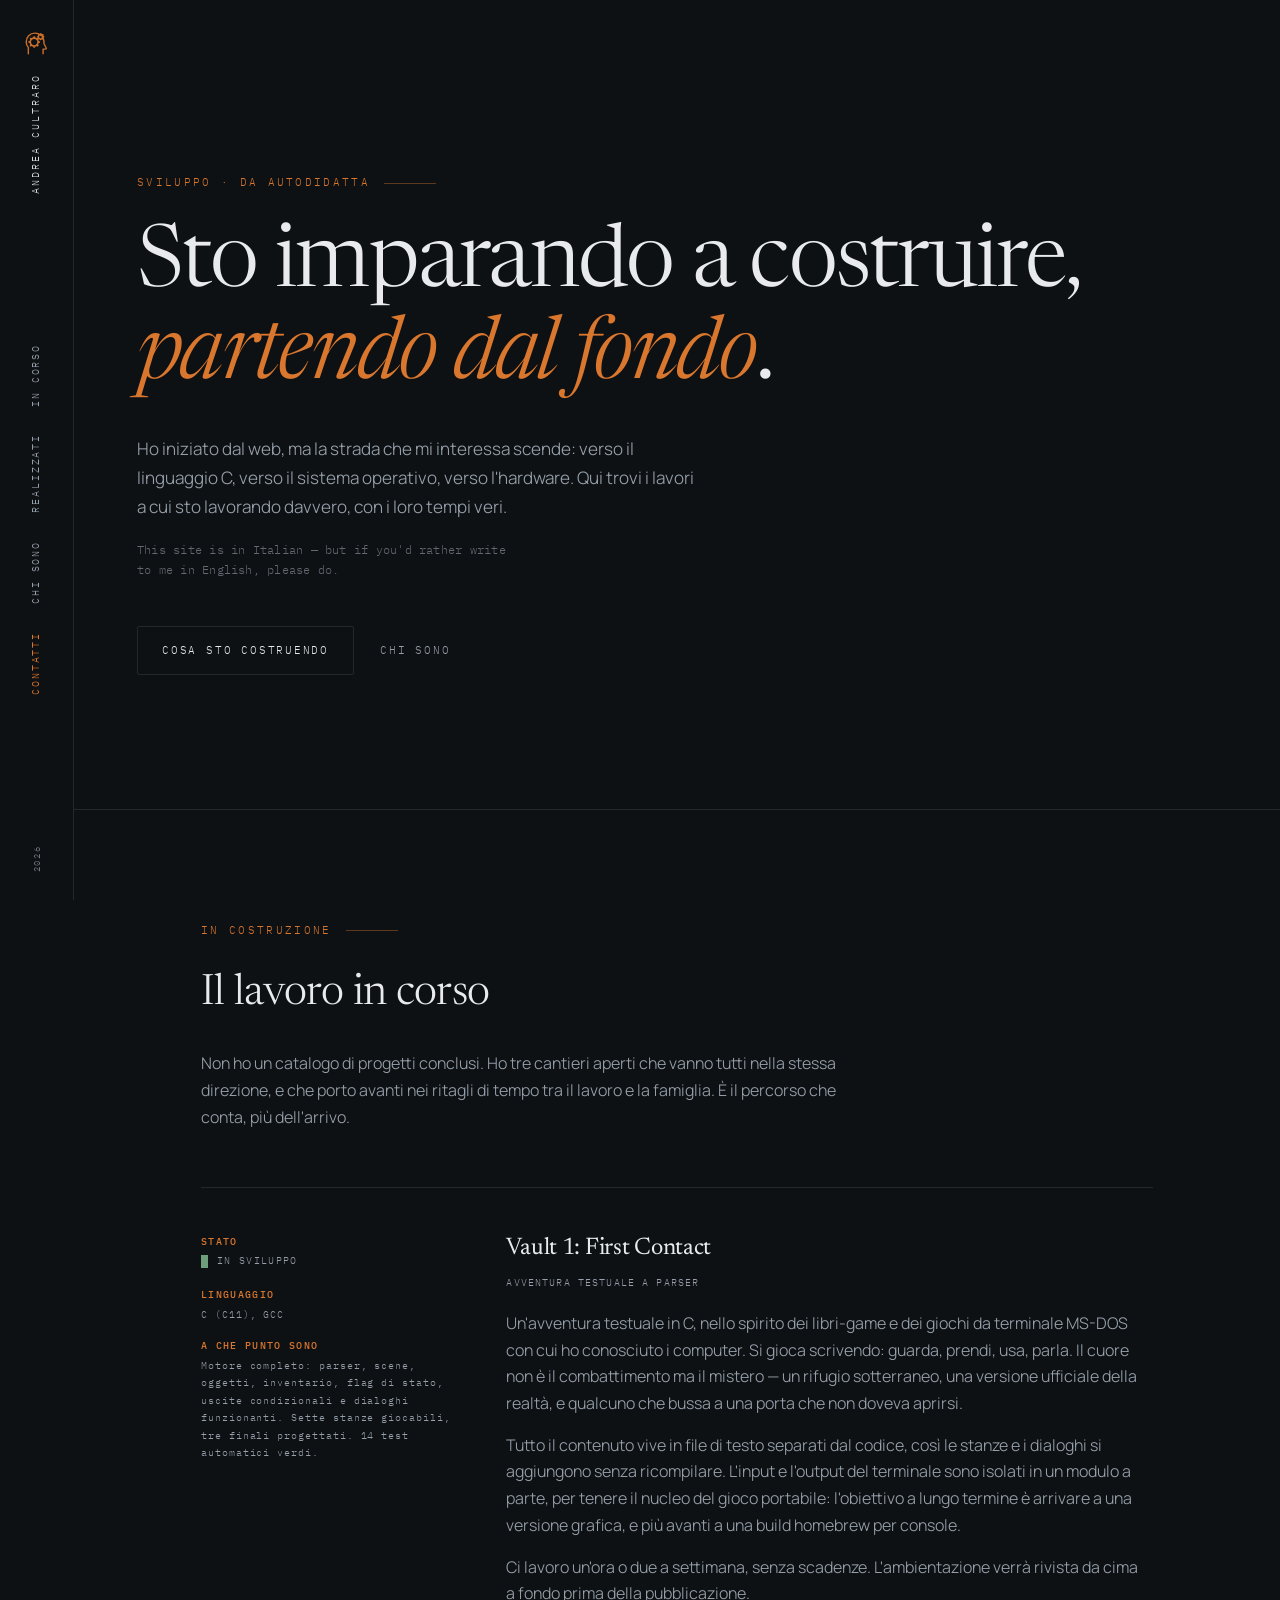
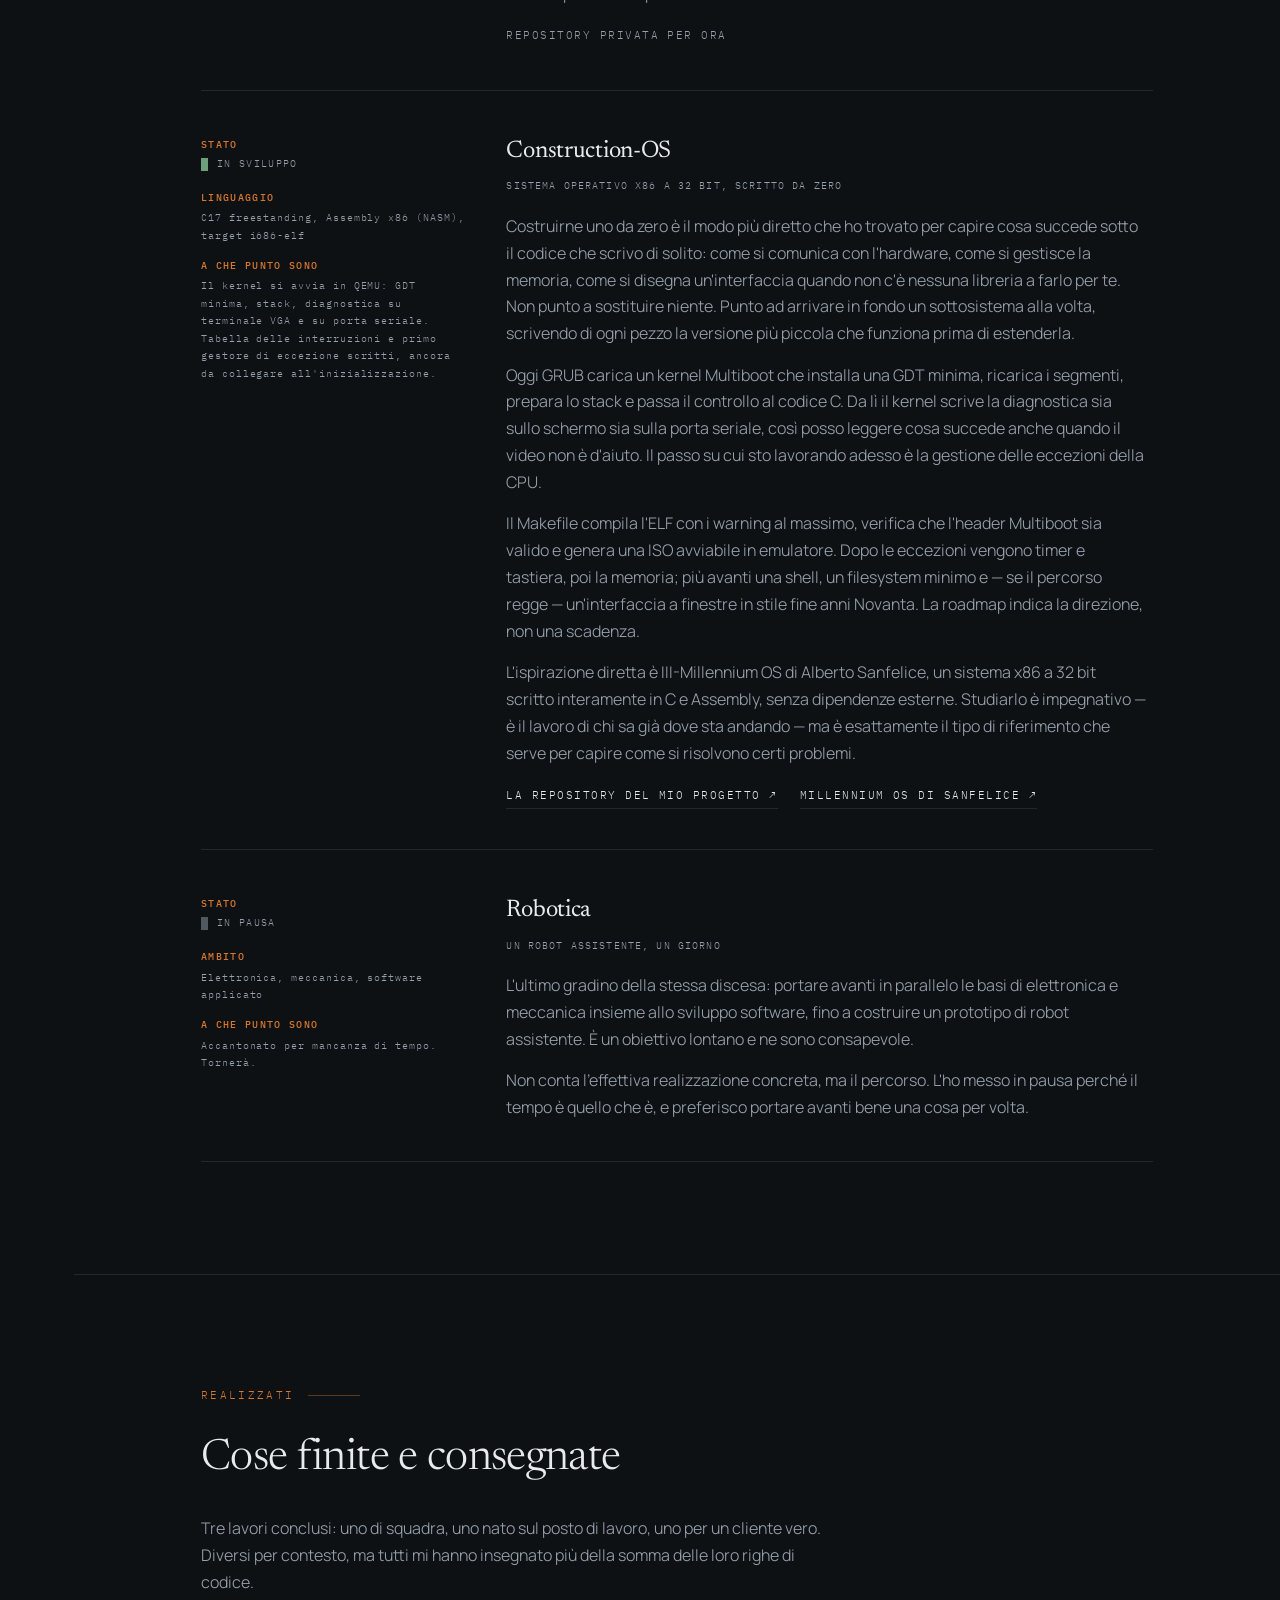
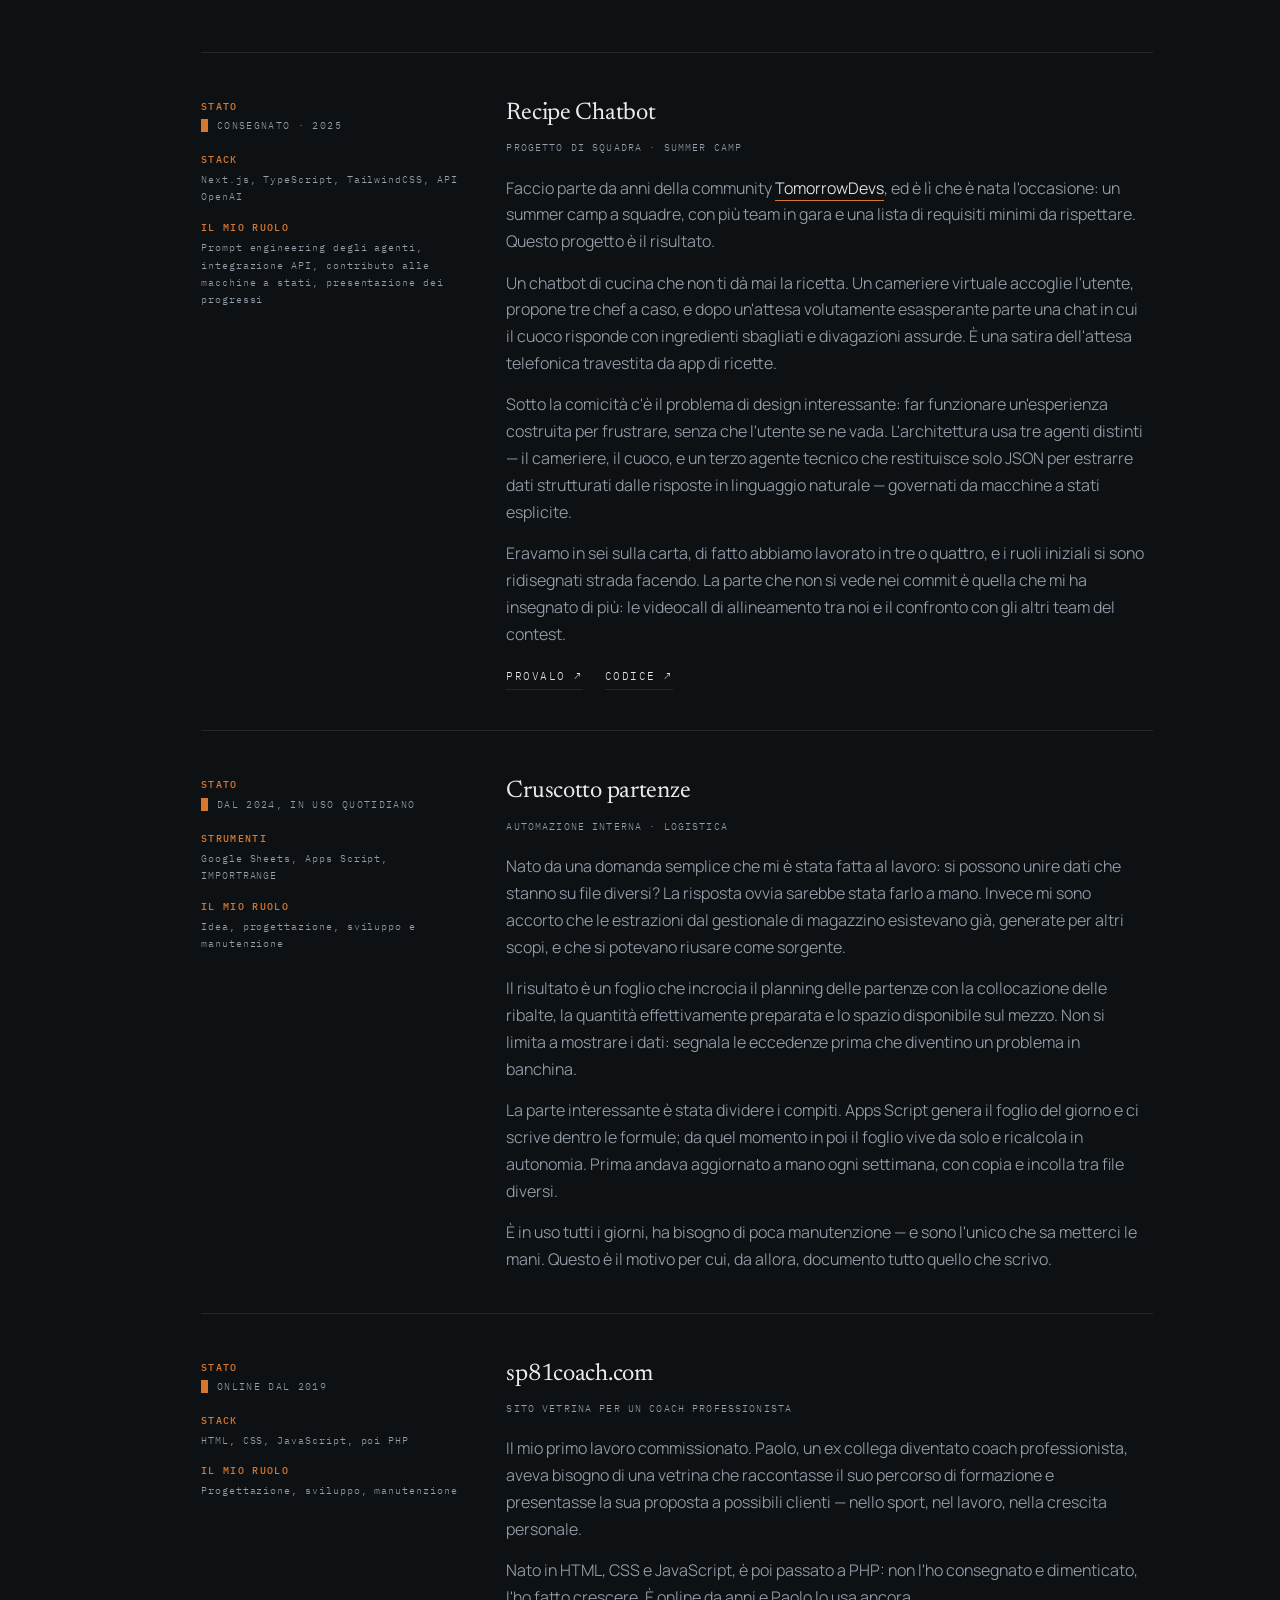
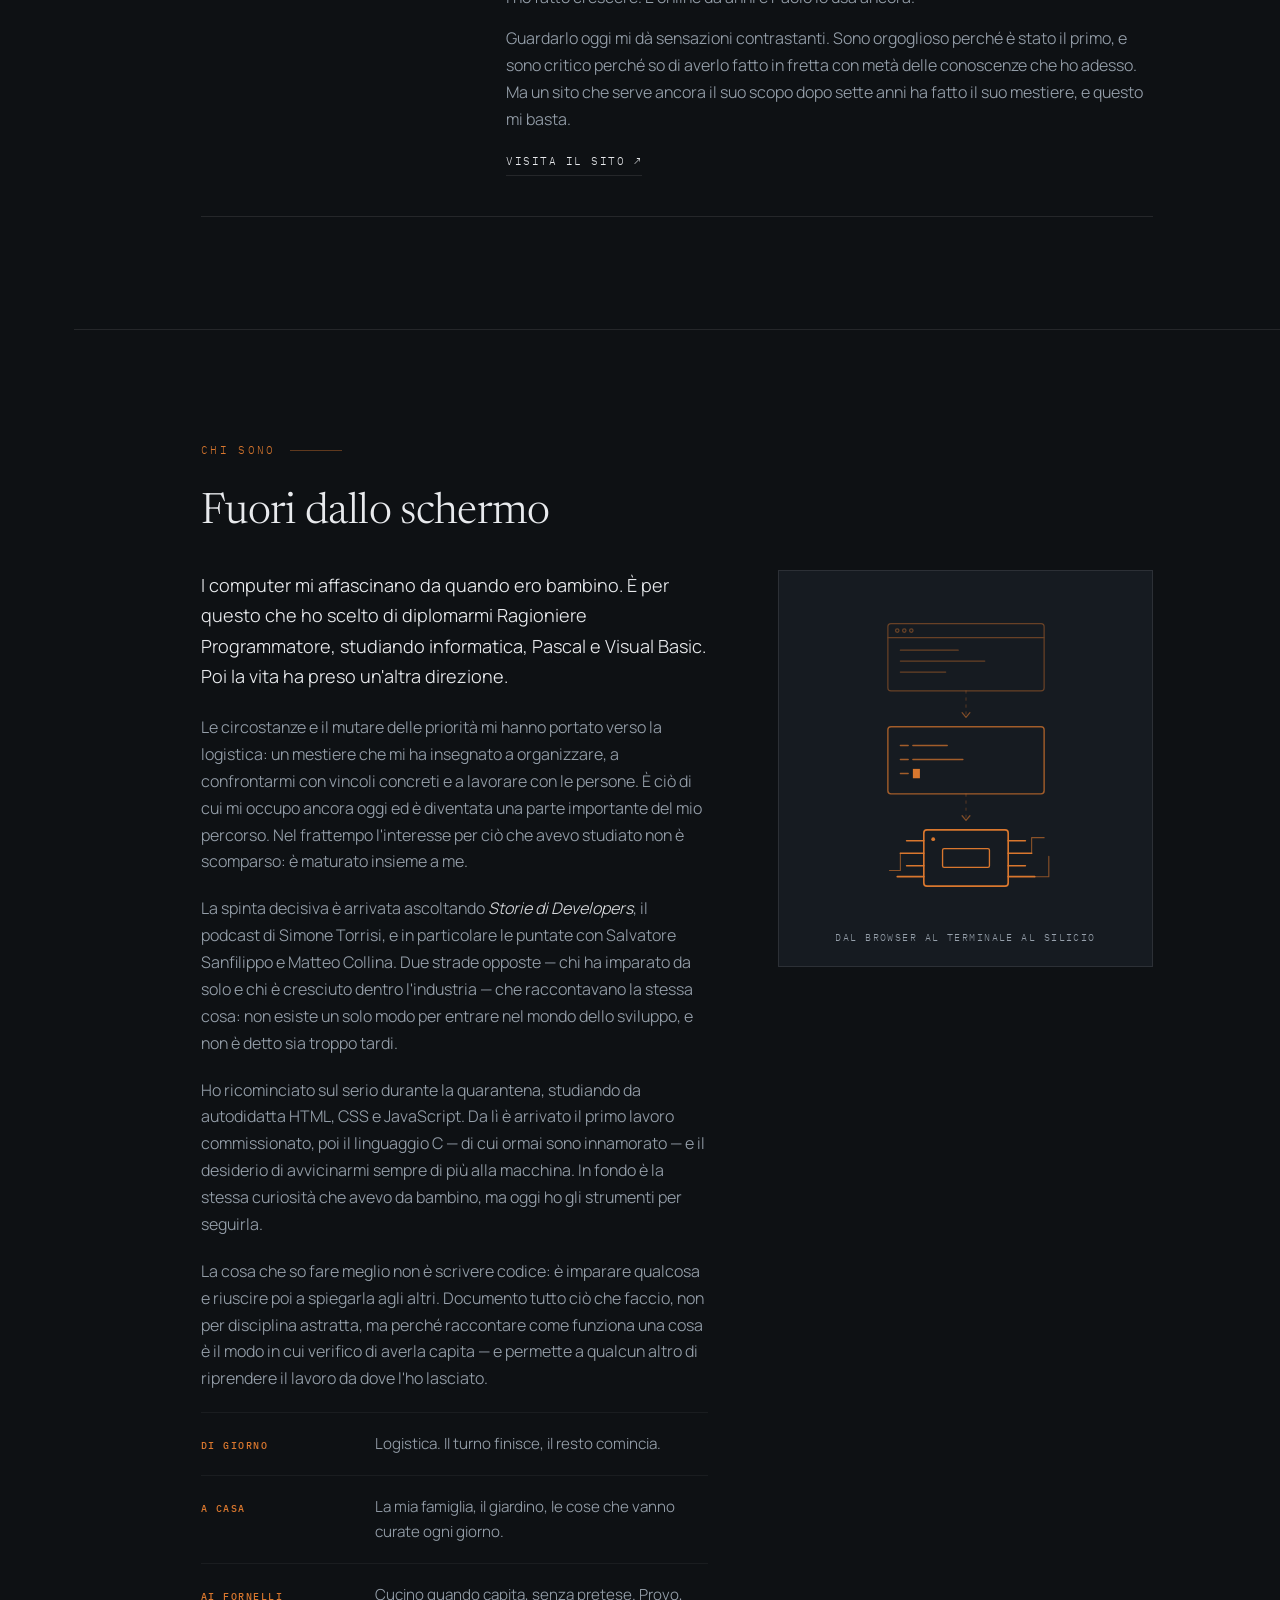
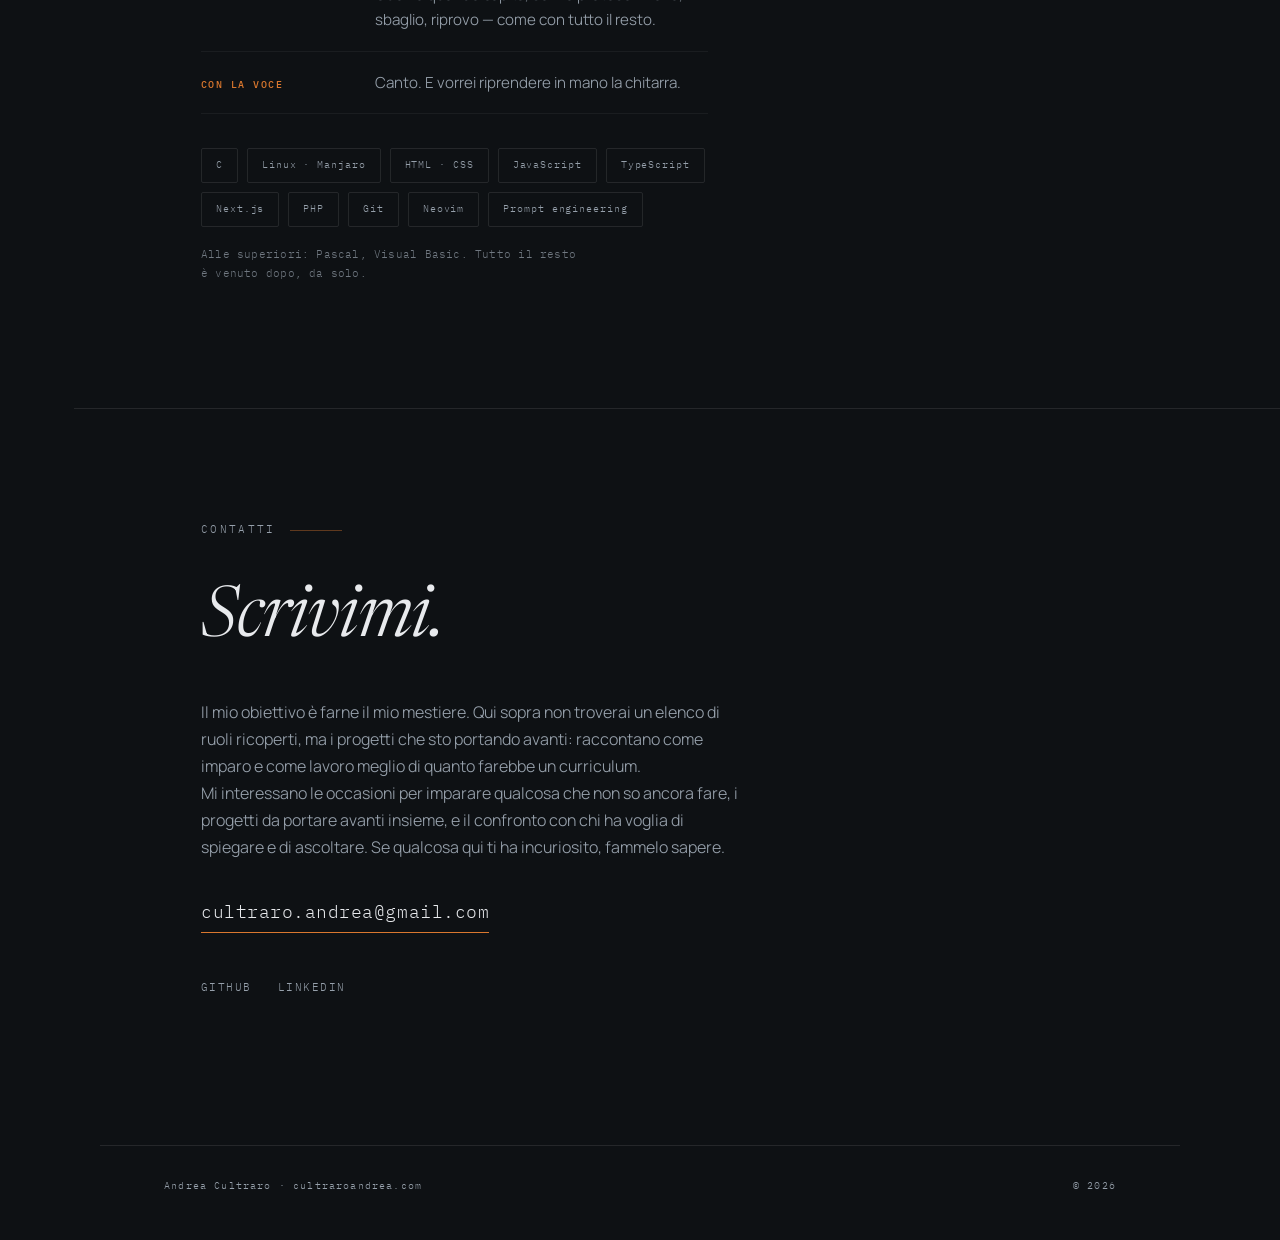
<file: index.html>
<!DOCTYPE html>
<html lang="it">
<head>
<meta charset="UTF-8">
<meta name="viewport" content="width=device-width, initial-scale=1.0">
<title>Andrea Cultraro — Imparare a costruire</title>
<meta name="description" content="Andrea Cultraro: sviluppo da autodidatta, dal web verso l'hardware. Progetti in C, sistemi, e il percorso per arrivarci.">
<link rel="icon" href="assets/favicon.svg" type="image/svg+xml">
<link rel="preconnect" href="https://fonts.googleapis.com">
<link rel="preconnect" href="https://fonts.gstatic.com" crossorigin>
<link href="https://fonts.googleapis.com/css2?family=Newsreader:ital,opsz,wght@0,6..72,300..600;1,6..72,300..600&family=Manrope:wght@300..700&family=IBM+Plex+Mono:wght@400;500&display=swap" rel="stylesheet">
<link rel="stylesheet" href="assets/style.css">
</head>
<body>

<aside class="spine">
  <a class="brand" href="#top" aria-label="Andrea Cultraro — torna all'inizio">
    <svg viewBox="0 0 64 64" width="30" height="30" aria-hidden="true">
      <g stroke="currentColor" stroke-width="3" stroke-linecap="round" stroke-linejoin="round" fill="none">
        <path d="M45 55 V45 h5 a1.8 1.8 0 0 0 1.5-2.8 L47 33.5 C48 21.5 39.5 11 27.5 11 16.5 11 9 19.5 9 30 c0 5.5 2 9 4.5 11.5 V55"/>
      </g>
      <g fill="currentColor">
        <g transform="translate(26,30)">
          <rect x="-2.1" y="-12.2" width="4.2" height="4.6" rx="1"/>
          <rect x="-2.1" y="7.6" width="4.2" height="4.6" rx="1"/>
          <rect x="-12.2" y="-2.1" width="4.6" height="4.2" rx="1"/>
          <rect x="7.6" y="-2.1" width="4.6" height="4.2" rx="1"/>
          <g transform="rotate(45)">
            <rect x="-2.1" y="-12.2" width="4.2" height="4.6" rx="1"/>
            <rect x="-2.1" y="7.6" width="4.2" height="4.6" rx="1"/>
            <rect x="-12.2" y="-2.1" width="4.6" height="4.2" rx="1"/>
            <rect x="7.6" y="-2.1" width="4.6" height="4.2" rx="1"/>
          </g>
          <circle r="8.4" fill="none" stroke="currentColor" stroke-width="3.4"/>
          <circle r="2.6" fill="var(--bg)"/>
        </g>
        <g transform="translate(40,18.5)">
          <rect x="-1.5" y="-7.6" width="3" height="3.2" rx=".8"/>
          <rect x="-1.5" y="4.4" width="3" height="3.2" rx=".8"/>
          <rect x="-7.6" y="-1.5" width="3.2" height="3" rx=".8"/>
          <rect x="4.4" y="-1.5" width="3.2" height="3" rx=".8"/>
          <g transform="rotate(45)">
            <rect x="-1.5" y="-7.6" width="3" height="3.2" rx=".8"/>
            <rect x="-1.5" y="4.4" width="3" height="3.2" rx=".8"/>
            <rect x="-7.6" y="-1.5" width="3.2" height="3" rx=".8"/>
            <rect x="4.4" y="-1.5" width="3.2" height="3" rx=".8"/>
          </g>
          <circle r="5" fill="none" stroke="currentColor" stroke-width="3"/>
          <circle r="1.5" fill="var(--bg)"/>
        </g>
      </g>
    </svg>
    <span class="wordmark">Andrea Cultraro</span>
  </a>
  <nav aria-label="Navigazione principale">
    <a href="#in-corso">In corso</a>
    <a href="#realizzati">Realizzati</a>
    <a href="#chi-sono">Chi sono</a>
    <a href="#contatti">Contatti</a>
  </nav>
  <span class="place">2026</span>
</aside>

<main id="top">

  <!-- ============ HERO ============ -->
  <header class="hero">
    <div class="wrap hero-inner">
      <p class="eyebrow">Sviluppo · Da autodidatta</p>
      <h1>Sto imparando a costruire, <em>partendo dal fondo</em>.</h1>
      <p class="lede">Ho iniziato dal web, ma la strada che mi interessa scende: verso il linguaggio C, verso il sistema operativo, verso l'hardware. Qui trovi i lavori a cui sto lavorando davvero, con i loro tempi veri.</p>
      <p class="lede-en">This site is in Italian — but if you'd rather write to me in English, please do.</p>
      <div class="actions">
        <a class="btn" href="#in-corso">Cosa sto costruendo</a>
        <a class="btn ghost" href="#chi-sono">Chi sono</a>
      </div>
    </div>
  </header>

  <!-- ============ IN COSTRUZIONE ============ -->
  <section id="in-corso">
    <div class="wrap">
      <div class="section-head reveal">
        <p class="eyebrow">In costruzione</p>
        <h2>Il lavoro in corso</h2>
      </div>
      <p class="section-intro reveal">Non ho un catalogo di progetti conclusi. Ho tre cantieri aperti che vanno tutti nella stessa direzione, e che porto avanti nei ritagli di tempo tra il lavoro e la famiglia. È il percorso che conta, più dell'arrivo.</p>

      <article class="project reveal">
        <div class="meta">
          <span class="row"><b>Stato</b><span class="status active"><span class="blk"></span>In sviluppo</span></span>
          <span class="row"><b>Linguaggio</b>C (C11), GCC</span>
          <span class="row"><b>A che punto sono</b>Motore completo: parser, scene, oggetti, inventario, flag di stato, uscite condizionali e dialoghi funzionanti. Sette stanze giocabili, tre finali progettati. 14 test automatici verdi.</span>
        </div>
        <div>
          <h3>Vault 1: First Contact</h3>
          <p class="sub">Avventura testuale a parser</p>
          <p>Un'avventura testuale in C, nello spirito dei libri-game e dei giochi da terminale MS-DOS con cui ho conosciuto i computer. Si gioca scrivendo: guarda, prendi, usa, parla. Il cuore non è il combattimento ma il mistero — un rifugio sotterraneo, una versione ufficiale della realtà, e qualcuno che bussa a una porta che non doveva aprirsi.</p>
          <p>Tutto il contenuto vive in file di testo separati dal codice, così le stanze e i dialoghi si aggiungono senza ricompilare. L'input e l'output del terminale sono isolati in un modulo a parte, per tenere il nucleo del gioco portabile: l'obiettivo a lungo termine è arrivare a una versione grafica, e più avanti a una build homebrew per console.</p>
          <p>Ci lavoro un'ora o due a settimana, senza scadenze. L'ambientazione verrà rivista da cima a fondo prima della pubblicazione.</p>
          <div class="links">
            <span class="link muted">Repository privata per ora</span>
          </div>
        </div>
      </article>

      <article class="project reveal">
        <div class="meta">
          <span class="row"><b>Stato</b><span class="status active"><span class="blk"></span>In sviluppo</span></span>
          <span class="row"><b>Linguaggio</b>C17 freestanding, Assembly x86 (NASM), target i686-elf</span>
          <span class="row"><b>A che punto sono</b>Il kernel si avvia in QEMU: GDT minima, stack, diagnostica su terminale VGA e su porta seriale. Tabella delle interruzioni e primo gestore di eccezione scritti, ancora da collegare all'inizializzazione.</span>
        </div>
        <div>
          <h3>Construction-OS</h3>
          <p class="sub">Sistema operativo x86 a 32 bit, scritto da zero</p>
          <p>Costruirne uno da zero è il modo più diretto che ho trovato per capire cosa succede sotto il codice che scrivo di solito: come si comunica con l'hardware, come si gestisce la memoria, come si disegna un'interfaccia quando non c'è nessuna libreria a farlo per te. Non punto a sostituire niente. Punto ad arrivare in fondo un sottosistema alla volta, scrivendo di ogni pezzo la versione più piccola che funziona prima di estenderla.</p>
          <p>Oggi GRUB carica un kernel Multiboot che installa una GDT minima, ricarica i segmenti, prepara lo stack e passa il controllo al codice C. Da lì il kernel scrive la diagnostica sia sullo schermo sia sulla porta seriale, così posso leggere cosa succede anche quando il video non è d'aiuto. Il passo su cui sto lavorando adesso è la gestione delle eccezioni della CPU.</p>
          <p>Il Makefile compila l'ELF con i warning al massimo, verifica che l'header Multiboot sia valido e genera una ISO avviabile in emulatore. Dopo le eccezioni vengono timer e tastiera, poi la memoria; più avanti una shell, un filesystem minimo e — se il percorso regge — un'interfaccia a finestre in stile fine anni Novanta. La roadmap indica la direzione, non una scadenza.</p>
          <p>L'ispirazione diretta è III-Millennium OS di Alberto Sanfelice, un sistema x86 a 32 bit scritto interamente in C e Assembly, senza dipendenze esterne. Studiarlo è impegnativo — è il lavoro di chi sa già dove sta andando — ma è esattamente il tipo di riferimento che serve per capire come si risolvono certi problemi.</p>
          <div class="links">
            <a class="link" href="https://github.com/AndrewCult/construction-os" target="_blank" rel="noopener">La repository del mio progetto ↗</a>
            <a class="link" href="https://github.com/511break-AS/Ante-Millennium-OS" target="_blank" rel="noopener">Millennium OS di Sanfelice ↗</a>
          </div>
        </div>
      </article>

      <article class="project reveal">
        <div class="meta">
          <span class="row"><b>Stato</b><span class="status paused"><span class="blk"></span>In pausa</span></span>
          <span class="row"><b>Ambito</b>Elettronica, meccanica, software applicato</span>
          <span class="row"><b>A che punto sono</b>Accantonato per mancanza di tempo. Tornerà.</span>
        </div>
        <div>
          <h3>Robotica</h3>
          <p class="sub">Un robot assistente, un giorno</p>
          <p>L'ultimo gradino della stessa discesa: portare avanti in parallelo le basi di elettronica e meccanica insieme allo sviluppo software, fino a costruire un prototipo di robot assistente. È un obiettivo lontano e ne sono consapevole.</p>
          <p>Non conta l'effettiva realizzazione concreta, ma il percorso. L'ho messo in pausa perché il tempo è quello che è, e preferisco portare avanti bene una cosa per volta.</p>
        </div>
      </article>
    </div>
  </section>

  <!-- ============ REALIZZATI ============ -->
  <section id="realizzati">
    <div class="wrap">
      <div class="section-head reveal">
        <p class="eyebrow">Realizzati</p>
        <h2>Cose finite e consegnate</h2>
      </div>
      <p class="section-intro reveal">Tre lavori conclusi: uno di squadra, uno nato sul posto di lavoro, uno per un cliente vero. Diversi per contesto, ma tutti mi hanno insegnato più della somma delle loro righe di codice.</p>

      <article class="project reveal">
        <div class="meta">
          <span class="row"><b>Stato</b><span class="status done"><span class="blk"></span>Consegnato · 2025</span></span>
          <span class="row"><b>Stack</b>Next.js, TypeScript, TailwindCSS, API OpenAI</span>
          <span class="row"><b>Il mio ruolo</b>Prompt engineering degli agenti, integrazione API, contributo alle macchine a stati, presentazione dei progressi</span>
        </div>
        <div>
          <h3>Recipe Chatbot</h3>
          <p class="sub">Progetto di squadra · Summer camp</p>
          <p>Faccio parte da anni della community <a class="inline" href="https://tomorrowdevs.com/" target="_blank" rel="noopener">TomorrowDevs</a>, ed è lì che è nata l'occasione: un summer camp a squadre, con più team in gara e una lista di requisiti minimi da rispettare. Questo progetto è il risultato.</p>
          <p>Un chatbot di cucina che non ti dà mai la ricetta. Un cameriere virtuale accoglie l'utente, propone tre chef a caso, e dopo un'attesa volutamente esasperante parte una chat in cui il cuoco risponde con ingredienti sbagliati e divagazioni assurde. È una satira dell'attesa telefonica travestita da app di ricette.</p>
          <p>Sotto la comicità c'è il problema di design interessante: far funzionare un'esperienza costruita per frustrare, senza che l'utente se ne vada. L'architettura usa tre agenti distinti — il cameriere, il cuoco, e un terzo agente tecnico che restituisce solo JSON per estrarre dati strutturati dalle risposte in linguaggio naturale — governati da macchine a stati esplicite.</p>
          <p>Eravamo in sei sulla carta, di fatto abbiamo lavorato in tre o quattro, e i ruoli iniziali si sono ridisegnati strada facendo. La parte che non si vede nei commit è quella che mi ha insegnato di più: le videocall di allineamento tra noi e il confronto con gli altri team del contest.</p>
          <div class="links">
            <a class="link" href="https://open-ai-project-sepia.vercel.app/" target="_blank" rel="noopener">Provalo ↗</a>
            <a class="link" href="https://github.com/AndrewCult/OpenAi_project" target="_blank" rel="noopener">Codice ↗</a>
          </div>
        </div>
      </article>

      <article class="project reveal">
        <div class="meta">
          <span class="row"><b>Stato</b><span class="status done"><span class="blk"></span>Dal 2024, in uso quotidiano</span></span>
          <span class="row"><b>Strumenti</b>Google Sheets, Apps Script, IMPORTRANGE</span>
          <span class="row"><b>Il mio ruolo</b>Idea, progettazione, sviluppo e manutenzione</span>
        </div>
        <div>
          <h3>Cruscotto partenze</h3>
          <p class="sub">Automazione interna · Logistica</p>
          <p>Nato da una domanda semplice che mi è stata fatta al lavoro: si possono unire dati che stanno su file diversi? La risposta ovvia sarebbe stata farlo a mano. Invece mi sono accorto che le estrazioni dal gestionale di magazzino esistevano già, generate per altri scopi, e che si potevano riusare come sorgente.</p>
          <p>Il risultato è un foglio che incrocia il planning delle partenze con la collocazione delle ribalte, la quantità effettivamente preparata e lo spazio disponibile sul mezzo. Non si limita a mostrare i dati: segnala le eccedenze prima che diventino un problema in banchina.</p>
          <p>La parte interessante è stata dividere i compiti. Apps Script genera il foglio del giorno e ci scrive dentro le formule; da quel momento in poi il foglio vive da solo e ricalcola in autonomia. Prima andava aggiornato a mano ogni settimana, con copia e incolla tra file diversi.</p>
          <p>È in uso tutti i giorni, ha bisogno di poca manutenzione — e sono l'unico che sa metterci le mani. Questo è il motivo per cui, da allora, documento tutto quello che scrivo.</p>
        </div>
      </article>

      <article class="project reveal">
        <div class="meta">
          <span class="row"><b>Stato</b><span class="status done"><span class="blk"></span>Online dal 2019</span></span>
          <span class="row"><b>Stack</b>HTML, CSS, JavaScript, poi PHP</span>
          <span class="row"><b>Il mio ruolo</b>Progettazione, sviluppo, manutenzione</span>
        </div>
        <div>
          <h3>sp81coach.com</h3>
          <p class="sub">Sito vetrina per un coach professionista</p>
          <p>Il mio primo lavoro commissionato. Paolo, un ex collega diventato coach professionista, aveva bisogno di una vetrina che raccontasse il suo percorso di formazione e presentasse la sua proposta a possibili clienti — nello sport, nel lavoro, nella crescita personale.</p>
          <p>Nato in HTML, CSS e JavaScript, è poi passato a PHP: non l'ho consegnato e dimenticato, l'ho fatto crescere. È online da anni e Paolo lo usa ancora.</p>
          <p>Guardarlo oggi mi dà sensazioni contrastanti. Sono orgoglioso perché è stato il primo, e sono critico perché so di averlo fatto in fretta con metà delle conoscenze che ho adesso. Ma un sito che serve ancora il suo scopo dopo sette anni ha fatto il suo mestiere, e questo mi basta.</p>
          <div class="links">
            <a class="link" href="https://www.sp81coach.com/" target="_blank" rel="noopener">Visita il sito ↗</a>
          </div>
        </div>
      </article>
    </div>
  </section>

  <!-- ============ CHI SONO ============ -->
  <section id="chi-sono">
    <div class="wrap">
      <div class="section-head reveal">
        <p class="eyebrow">Chi sono</p>
        <h2>Fuori dallo schermo</h2>
      </div>

      <div class="about reveal">
        <div class="bio">
          <p class="lead">I computer mi affascinano da quando ero bambino. È per questo che ho scelto di diplomarmi Ragioniere Programmatore, studiando informatica, Pascal e Visual Basic. Poi la vita ha preso un'altra direzione.</p>
          <p>Le circostanze e il mutare delle priorità mi hanno portato verso la logistica: un mestiere che mi ha insegnato a organizzare, a confrontarmi con vincoli concreti e a lavorare con le persone. È ciò di cui mi occupo ancora oggi ed è diventata una parte importante del mio percorso. Nel frattempo l'interesse per ciò che avevo studiato non è scomparso: è maturato insieme a me.</p>
          <p>La spinta decisiva è arrivata ascoltando <em>Storie di Developers</em>, il podcast di Simone Torrisi, e in particolare le puntate con Salvatore Sanfilippo e Matteo Collina. Due strade opposte — chi ha imparato da solo e chi è cresciuto dentro l'industria — che raccontavano la stessa cosa: non esiste un solo modo per entrare nel mondo dello sviluppo, e non è detto sia troppo tardi.</p>
          <p>Ho ricominciato sul serio durante la quarantena, studiando da autodidatta HTML, CSS e JavaScript. Da lì è arrivato il primo lavoro commissionato, poi il linguaggio C — di cui ormai sono innamorato — e il desiderio di avvicinarmi sempre di più alla macchina. In fondo è la stessa curiosità che avevo da bambino, ma oggi ho gli strumenti per seguirla.</p>
          <p>La cosa che so fare meglio non è scrivere codice: è imparare qualcosa e riuscire poi a spiegarla agli altri. Documento tutto ciò che faccio, non per disciplina astratta, ma perché raccontare come funziona una cosa è il modo in cui verifico di averla capita — e permette a qualcun altro di riprendere il lavoro da dove l'ho lasciato.</p>

          <div class="facets">
            <div class="facet"><b>Di giorno</b><span>Logistica. Il turno finisce, il resto comincia.</span></div>
            <div class="facet"><b>A casa</b><span>La mia famiglia, il giardino, le cose che vanno curate ogni giorno.</span></div>
            <div class="facet"><b>Ai fornelli</b><span>Cucino quando capita, senza pretese. Provo, sbaglio, riprovo — come con tutto il resto.</span></div>
            <div class="facet"><b>Con la voce</b><span>Canto. E vorrei riprendere in mano la chitarra.</span></div>
          </div>

          <div class="skills">
            <span>C</span>
            <span>Linux · Manjaro</span>
            <span>HTML · CSS</span>
            <span>JavaScript</span>
            <span>TypeScript</span>
            <span>Next.js</span>
            <span>PHP</span>
            <span>Git</span>
            <span>Neovim</span>
            <span>Prompt engineering</span>
          </div>
          <p class="skills-note">Alle superiori: Pascal, Visual Basic. Tutto il resto è venuto dopo, da solo.</p>
        </div>
        <figure class="portrait">
          <svg viewBox="0 0 320 400" fill="none" role="img" aria-labelledby="illu-t">
            <title id="illu-t">Tre strati sovrapposti: una finestra di browser, un terminale, un microchip — la discesa dal web verso l'hardware</title>
            <g stroke="var(--accent)" stroke-linecap="round" stroke-linejoin="round">
              <g opacity=".42" stroke-width="1.6">
                <rect x="60" y="34" width="200" height="86" rx="4"/>
                <path d="M60 52 h200"/>
                <circle cx="72" cy="43" r="2.2"/>
                <circle cx="81" cy="43" r="2.2"/>
                <circle cx="90" cy="43" r="2.2"/>
                <path d="M76 68 h74M76 82 h108M76 96 h58"/>
              </g>
              <g opacity=".3" stroke-width="1.4" stroke-dasharray="3 6"><path d="M160 120 v34"/></g>
              <g opacity=".55" stroke-width="1.6"><path d="M155 148 l5 6 5-6"/></g>
              <g opacity=".72" stroke-width="1.8">
                <rect x="60" y="166" width="200" height="86" rx="4"/>
                <path d="M76 190 h10M92 190 h44"/>
                <path d="M76 208 h10M92 208 h64"/>
                <path d="M76 226 h10"/>
              </g>
              <rect class="cursor" x="92" y="220" width="9" height="12" fill="var(--accent)" stroke="none"/>
              <g opacity=".3" stroke-width="1.4" stroke-dasharray="3 6"><path d="M160 252 v34"/></g>
              <g opacity=".55" stroke-width="1.6"><path d="M155 280 l5 6 5-6"/></g>
              <g stroke-width="2.1">
                <rect x="106" y="298" width="108" height="72" rx="4"/>
                <rect x="130" y="322" width="60" height="24" rx="2" stroke-width="1.7"/>
                <path d="M106 312 h-22M106 328 h-30M106 344 h-22M106 358 h-34"/>
                <path d="M214 312 h22M214 328 h30M214 344 h22M214 358 h34"/>
                <g stroke-width="1.4" opacity=".6">
                  <path d="M76 328 v22 h-14"/>
                  <path d="M244 328 v-20 h16"/>
                  <path d="M248 358 h18 v-26"/>
                </g>
              </g>
              <circle cx="118" cy="310" r="2.4" fill="var(--accent)" stroke="none"/>
            </g>
          </svg>
          <figcaption>Dal browser al terminale al silicio</figcaption>
        </figure>
      </div>
    </div>
  </section>

  <!-- ============ CONTATTI ============ -->
  <section id="contatti" class="contact">
    <div class="wrap reveal">
      <p class="eyebrow">Contatti</p>
      <h2>Scrivimi.</h2>
      <p>Il mio obiettivo è farne il mio mestiere. Qui sopra non troverai un elenco di ruoli ricoperti, ma i progetti che sto portando avanti: raccontano come imparo e come lavoro meglio di quanto farebbe un curriculum.</p>
      <p>Mi interessano le occasioni per imparare qualcosa che non so ancora fare, i progetti da portare avanti insieme, e il confronto con chi ha voglia di spiegare e di ascoltare. Se qualcosa qui ti ha incuriosito, fammelo sapere.</p>
      <a class="email" href="mailto:cultraro.andrea@gmail.com">cultraro.andrea@gmail.com</a>
      <div class="socials">
        <a href="https://github.com/AndrewCult" target="_blank" rel="noopener">GitHub</a>
        <a href="https://www.linkedin.com/in/andrea-cultraro-089929120/" target="_blank" rel="noopener">LinkedIn</a>
      </div>
    </div>
  </section>

</main>

<footer>
  <div class="wrap">
    <span>Andrea Cultraro · cultraroandrea.com</span>
    <span>© 2026</span>
  </div>
</footer>

<script src="assets/main.js" defer></script>

</body>
</html>
</file>
<file: assets/style.css>
:root{
    --bg:#0E1114;
    --surface:#161B21;
    --line:rgba(232,234,237,.10);
    --line-soft:rgba(232,234,237,.055);
    --text:#E8EAED;
    --muted:#96A0AB;
    --accent:#D9772E;
    --accent-dim:rgba(217,119,46,.13);
    --live:#6E9E7C;
    --display:'Newsreader',serif;
    --body:'Manrope',sans-serif;
    --mono:'IBM Plex Mono',monospace;
  }
  *{margin:0;padding:0;box-sizing:border-box}
  html{scroll-behavior:smooth}
  body{
    background:var(--bg);color:var(--text);
    font-family:var(--body);font-weight:340;line-height:1.68;
    -webkit-font-smoothing:antialiased;
  }
  ::selection{background:var(--accent-dim);color:var(--accent)}
  a{color:inherit;text-decoration:none}
  a:focus-visible,button:focus-visible{outline:2px solid var(--accent);outline-offset:3px;border-radius:2px}

  /* ---------- Spina di navigazione ---------- */
  .spine{
    position:fixed;left:0;top:0;bottom:0;width:74px;
    border-right:1px solid var(--line);
    display:flex;flex-direction:column;align-items:center;
    justify-content:space-between;padding:28px 0;z-index:20;background:var(--bg);
  }
  .spine .brand{
    color:var(--accent);display:flex;flex-direction:column;align-items:center;gap:16px;
    opacity:.92;transition:opacity .25s;
  }
  .spine .brand:hover{opacity:1}
  .spine .wordmark{
    font-family:var(--mono);font-size:.62rem;letter-spacing:.2em;
    text-transform:uppercase;color:var(--text);
    writing-mode:vertical-rl;transform:rotate(180deg);white-space:nowrap;
  }
  .spine nav{display:flex;flex-direction:column;gap:28px}
  .spine nav a{
    font-family:var(--mono);font-size:.61rem;letter-spacing:.19em;
    text-transform:uppercase;color:var(--muted);
    writing-mode:vertical-rl;transform:rotate(180deg);transition:color .25s;
  }
  .spine nav a:hover,.spine nav a.active{color:var(--accent)}
  .spine .place{
    font-family:var(--mono);font-size:.58rem;color:var(--muted);
    writing-mode:vertical-rl;transform:rotate(180deg);letter-spacing:.2em;opacity:.7;
  }

  main{margin-left:74px;max-width:1600px}
  .wrap{max-width:1080px;margin:0 auto;padding:0 clamp(24px,5vw,68px)}

  .eyebrow{
    font-family:var(--mono);font-size:.66rem;letter-spacing:.22em;
    text-transform:uppercase;color:var(--accent);
    display:flex;align-items:center;gap:14px;
  }
  .eyebrow::after{content:'';height:1px;width:52px;background:var(--accent);opacity:.4}

  /* ---------- Hero ---------- */
  .hero{min-height:90vh;display:flex;align-items:center;border-bottom:1px solid var(--line)}
  .hero-inner{padding:130px 0 90px}
  .hero h1{
    font-family:var(--display);
    font-size:clamp(2.6rem,7.4vw,5.4rem);
    font-weight:340;line-height:1.06;letter-spacing:-.02em;
    margin:28px 0 32px;max-width:16em;
  }
  .hero h1 em{font-style:italic;color:var(--accent)}
  .hero .lede{max-width:33em;color:var(--muted);font-size:1.07rem}
  .hero .lede-en{
    max-width:33em;margin-top:18px;color:var(--muted);opacity:.62;
    font-family:var(--mono);font-size:.72rem;letter-spacing:.02em;line-height:1.75;
  }
  .hero .actions{margin-top:46px;display:flex;gap:26px;align-items:center;flex-wrap:wrap}
  .btn{
    display:inline-flex;align-items:center;gap:10px;
    font-family:var(--mono);font-size:.7rem;letter-spacing:.16em;text-transform:uppercase;
    color:var(--text);border:1px solid var(--line);padding:14px 24px;border-radius:2px;
    transition:border-color .25s,background .25s;
  }
  .btn:hover{border-color:var(--accent);background:var(--accent-dim)}
  .btn.ghost{border:none;padding:14px 0;color:var(--muted)}
  .btn.ghost:hover{color:var(--accent);background:none}

  section{padding:112px 0;border-bottom:1px solid var(--line)}
  .section-head{margin-bottom:20px}
  .section-head h2{
    font-family:var(--display);font-weight:340;
    font-size:clamp(1.9rem,4vw,2.7rem);letter-spacing:-.015em;margin-top:18px;
  }
  .section-intro{color:var(--muted);max-width:40em;margin-bottom:56px}

  /* ---------- Progetti ---------- */
  .project{
    display:grid;grid-template-columns:minmax(190px,1fr) 2.4fr;gap:36px;
    padding:40px 0;border-top:1px solid var(--line);
    position:relative;transition:padding-left .35s ease;
  }
  .project:last-of-type{border-bottom:1px solid var(--line)}
  .project::before{
    content:'';position:absolute;left:0;top:-1px;height:1px;width:0;
    background:var(--accent);transition:width .5s ease;
  }
  .project:hover::before{width:100%}
  .project:hover{padding-left:14px}
  .project h3{
    font-family:var(--display);font-weight:420;font-size:1.5rem;
    letter-spacing:-.012em;margin-bottom:6px;
  }
  .project .sub{
    font-family:var(--mono);font-size:.65rem;color:var(--muted);
    letter-spacing:.11em;text-transform:uppercase;margin-bottom:18px;
  }
  .project .meta{
    font-family:var(--mono);font-size:.65rem;color:var(--muted);
    letter-spacing:.09em;display:flex;flex-direction:column;gap:14px;padding-top:6px;
  }
  .meta .row b{
    display:block;color:var(--accent);font-weight:500;
    text-transform:uppercase;letter-spacing:.14em;font-size:.6rem;margin-bottom:3px;
  }
  .project p{color:var(--muted);max-width:40em;margin-bottom:.9em}
  .project p a.inline{
    color:var(--text);border-bottom:1px solid var(--accent);
    padding-bottom:1px;transition:color .25s;
  }
  .project p a.inline:hover{color:var(--accent)}
  .project p:last-of-type{margin-bottom:0}
  .project .links{margin-top:20px;display:flex;gap:22px;flex-wrap:wrap}
  .project .link{
    font-family:var(--mono);font-size:.66rem;letter-spacing:.14em;text-transform:uppercase;
    color:var(--text);display:inline-flex;gap:8px;align-items:center;
    border-bottom:1px solid var(--line);padding-bottom:4px;transition:border-color .25s,color .25s;
  }
  .project .link:hover{color:var(--accent);border-color:var(--accent)}
  .project .link.muted{color:var(--muted);border-bottom-color:transparent;cursor:default}
  .project .link.muted:hover{color:var(--muted)}

  /* Indicatore di stato: cursore da terminale */
  .status{display:inline-flex;align-items:center;gap:9px;font-family:var(--mono);
    font-size:.6rem;letter-spacing:.14em;text-transform:uppercase}
  .status .blk{width:7px;height:13px;background:var(--live);display:inline-block}
  .status.active .blk{animation:blink 1.5s steps(1) infinite}
  .status.paused .blk{background:var(--muted);opacity:.5}
  .status.done .blk{background:var(--accent)}
  @keyframes blink{0%,49%{opacity:1}50%,100%{opacity:.15}}

  /* ---------- Chi sono ---------- */
  .about{display:grid;grid-template-columns:1.15fr .85fr;gap:70px;align-items:start}
  .about .bio p{color:var(--muted);margin-bottom:1.25em;max-width:36em}
  .about .bio p.lead{color:var(--text);font-size:1.13rem}
  .about .bio em{font-style:italic;color:var(--text);opacity:.92}
  .portrait{
    background:var(--surface);border:1px solid var(--line);
    padding:26px 20px 20px;display:flex;flex-direction:column;
    align-items:center;gap:20px;position:sticky;top:40px;
  }
  .portrait svg{width:100%;max-width:250px;height:auto;display:block}
  .portrait figcaption{
    font-family:var(--mono);font-size:.6rem;color:var(--muted);
    letter-spacing:.15em;text-transform:uppercase;text-align:center;
  }
  .portrait .cursor{animation:blink 1.5s steps(1) infinite}
  .facets{margin-top:8px;border-top:1px solid var(--line-soft)}
  .facet{
    display:grid;grid-template-columns:150px 1fr;gap:24px;
    padding:18px 0;border-bottom:1px solid var(--line-soft);align-items:baseline;
  }
  .facet b{
    font-family:var(--mono);font-size:.62rem;color:var(--accent);
    letter-spacing:.15em;text-transform:uppercase;font-weight:500;
  }
  .facet span{color:var(--muted);font-size:.95rem}
  .skills{margin-top:34px;display:flex;flex-wrap:wrap;gap:9px}
  .skills-note{
    margin-top:18px;font-family:var(--mono);font-size:.66rem;
    color:var(--muted);opacity:.72;letter-spacing:.02em;line-height:1.8;
  }
  .skills span{
    font-family:var(--mono);font-size:.63rem;letter-spacing:.09em;
    border:1px solid var(--line);padding:8px 14px;border-radius:2px;color:var(--muted);
  }

  /* ---------- Contatti ---------- */
  .contact{border-bottom:none}
  .contact h2{
    font-family:var(--display);font-weight:340;font-style:italic;
    font-size:clamp(2.4rem,6.4vw,4.4rem);letter-spacing:-.02em;margin:22px 0 20px;
  }
  .contact p{color:var(--muted);max-width:34em}
  .contact .email{
    display:inline-block;margin-top:36px;
    font-family:var(--mono);font-size:clamp(.88rem,2.3vw,1.1rem);letter-spacing:.03em;
    color:var(--text);border-bottom:1px solid var(--accent);padding-bottom:6px;transition:color .25s;
  }
  .contact .email:hover{color:var(--accent)}
  .socials{margin-top:46px;display:flex;gap:26px;flex-wrap:wrap}
  .socials a{
    font-family:var(--mono);font-size:.66rem;letter-spacing:.14em;
    text-transform:uppercase;color:var(--muted);transition:color .25s;
  }
  .socials a:hover{color:var(--accent)}

  footer{padding:36px 0 46px}
  footer .wrap{
    display:flex;justify-content:space-between;gap:16px;flex-wrap:wrap;
    font-family:var(--mono);font-size:.61rem;color:var(--muted);letter-spacing:.12em;
    border-top:1px solid var(--line);padding-top:32px;
  }

  .reveal{opacity:0;transform:translateY(16px);transition:opacity .7s ease,transform .7s ease}
  .reveal.in{opacity:1;transform:none}
  @media (prefers-reduced-motion:reduce){
    .reveal{opacity:1;transform:none;transition:none}
    .status.active .blk{animation:none}
    .portrait .cursor{animation:none}
    html{scroll-behavior:auto}
  }

  @media (max-width:820px){
    .spine{
      position:fixed;top:0;left:0;right:0;bottom:auto;width:auto;height:54px;
      flex-direction:row;padding:0 18px;border-right:none;border-bottom:1px solid var(--line);
    }
    .spine nav{flex-direction:row;gap:16px}
    .spine .brand{flex-direction:row;gap:10px}
    .spine nav a,.spine .place,.spine .wordmark{writing-mode:horizontal-tb;transform:none}
    .spine .wordmark{font-size:.58rem;letter-spacing:.14em}
    .spine .place{display:none}
    main{margin-left:0;padding-top:54px}
    .hero{min-height:auto}
    .hero-inner{padding:80px 0 64px}
    section{padding:80px 0}
    .project{grid-template-columns:1fr;gap:16px}
    .project .meta{flex-direction:row;flex-wrap:wrap;gap:22px}
    .about{grid-template-columns:1fr;gap:44px}
    .portrait{position:static}
    .facet{grid-template-columns:1fr;gap:4px}
  }

  @media (max-width:560px){
    .spine .wordmark{display:none}
    .spine nav{gap:14px}
    .spine nav a{font-size:.58rem;letter-spacing:.12em}
  }
</file>
